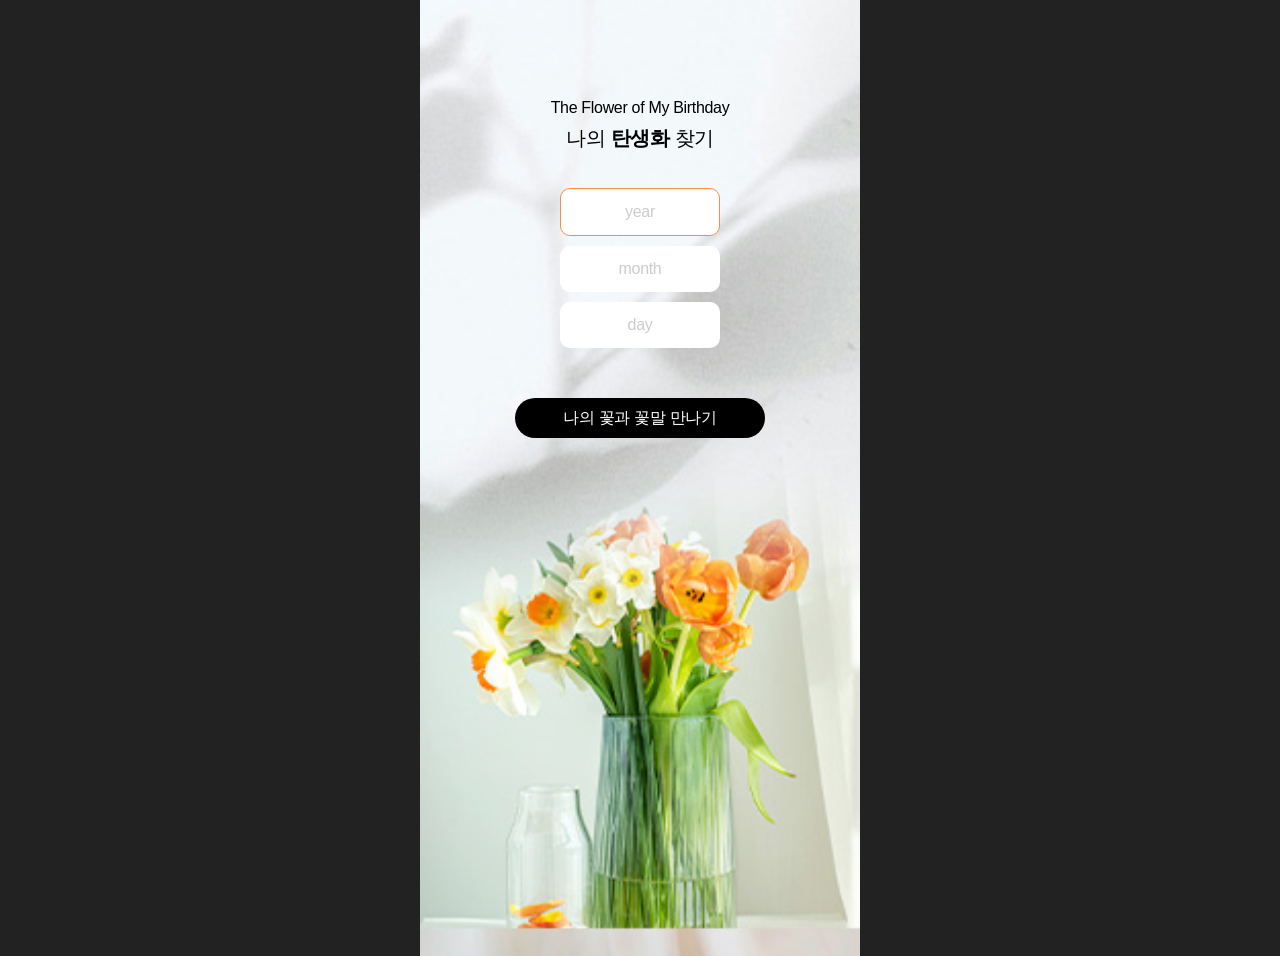
<file: index.html>
<!DOCTYPE html>
<html lang="ko">
<head>
    <meta charset="UTF-8">
    <meta name="viewport" content="width=device-width, initial-scale=1.0">
    <meta name="description" content="">
    <meta name="keywords" content="">
    <link rel="shortcut icon" href="../images/favicon2.png" type="image/x-icon">
    <title>나의 탄생화 찾기</title>
    <link rel="shortcut icon" href="./images/favicon.png" type="image/x-icon">
    <link rel="stylesheet" href="./styles/reset.css">
    <link rel="stylesheet" href="./styles/index.css">
    <script src="./script/index.js" defer></script>
</head>
<body>
    <div id="wrap">
        <div id="title">
            <p>The Flower of My Birthday</p>
            <h1>나의 <span>탄생화</span> 찾기</h1>
        </div>
        <form action="#" method="get" id="birthday_frm">
            <input autofocus type="text" name="user_year" placeholder="year" id="user_year">
            <input type="text" name="user_month" placeholder="month" id="user_month">
            <input type="text" name="user_day" placeholder="day" id="user_day">
            <button type="button" id="birthday_btn">나의 꽃과 꽃말 만나기</button>
            <!-- <button onclick="window.location.href='./result.html'" type="button" id="birthday_btn">나의 꽃과 꽃말 만나기</button> -->
        </form>
        <p class="error_msg1 error_msg">년도를 입력해 주세요.</p>
        <p class="error_msg2 error_msg">태어난 달을 입력해주세요.</p>
        <p class="error_msg3 error_msg">태어난 날을 입력해주세요.</p>
        <p class="error_msg4 error_msg">숫자로만 입력해주세요.</p>
        <!-- <ol id="contents">
            <li class="year">year</li>
            <li class="month">month</li>
            <li class="day">day</li>
        </ol> 
        <a href="./result.html" class="birthday_btn">나의 꽃과 꽃말 만나기</a> -->
    </div>
</body>
</html>
</file>
<file: styles/index.css>
body {background-color: #222;}
#wrap {
    background-color: #fff;
    width: 440px; height: 956px;
    margin: 0 auto;
    background-image: url(../images/bg1.jpg);
    background-size:200% auto; /* w h */ 
    background-repeat:no-repeat; /* 화면보다 이미지가 작을 때 */
    background-position:right center;/* x y */
    padding: 100px 0 0;
    text-align: center;
}
#wrap #title {
    margin-bottom: 40px;
}
#wrap #title p {
    margin-bottom: 12px;
}
#wrap #title h1 {
    font-size: 1.25em;
}
#wrap #title h1 span {
    font-weight: 600;
}
#wrap #birthday_frm {}
#wrap #birthday_frm > * {
        display: block;
        margin: 0 auto; 
}
#wrap #birthday_frm input {
    margin-bottom: 10px;
    text-align: center;
    padding: 14px 0;
    border-radius: 10px;
    width: 160px;
}
#wrap #birthday_frm input::placeholder {color:#ccc;}
#wrap #birthday_frm input:focus {border: 1px solid #FF8B4C;}
#wrap #birthday_frm #user_year{}
#wrap #birthday_frm #user_month{}
#wrap #birthday_frm #user_day{}
#wrap #birthday_frm button {
    background-color: black;
    color: #fff;
    width: 250px;
    height: 40px;
    border-radius: 30px;
    margin-top: 50px ;
} 
#wrap #birthday_frm button:hover {background-color: #FF8B4C;}
#wrap .error_msg{
    font-size: 0.75rem;
    color: #f00;
    font-family: '맑은 고딕', sans-serif;
    line-height: 2; font-weight: 600;
    display: none; /* 초기숨기기 */
}
</file>
